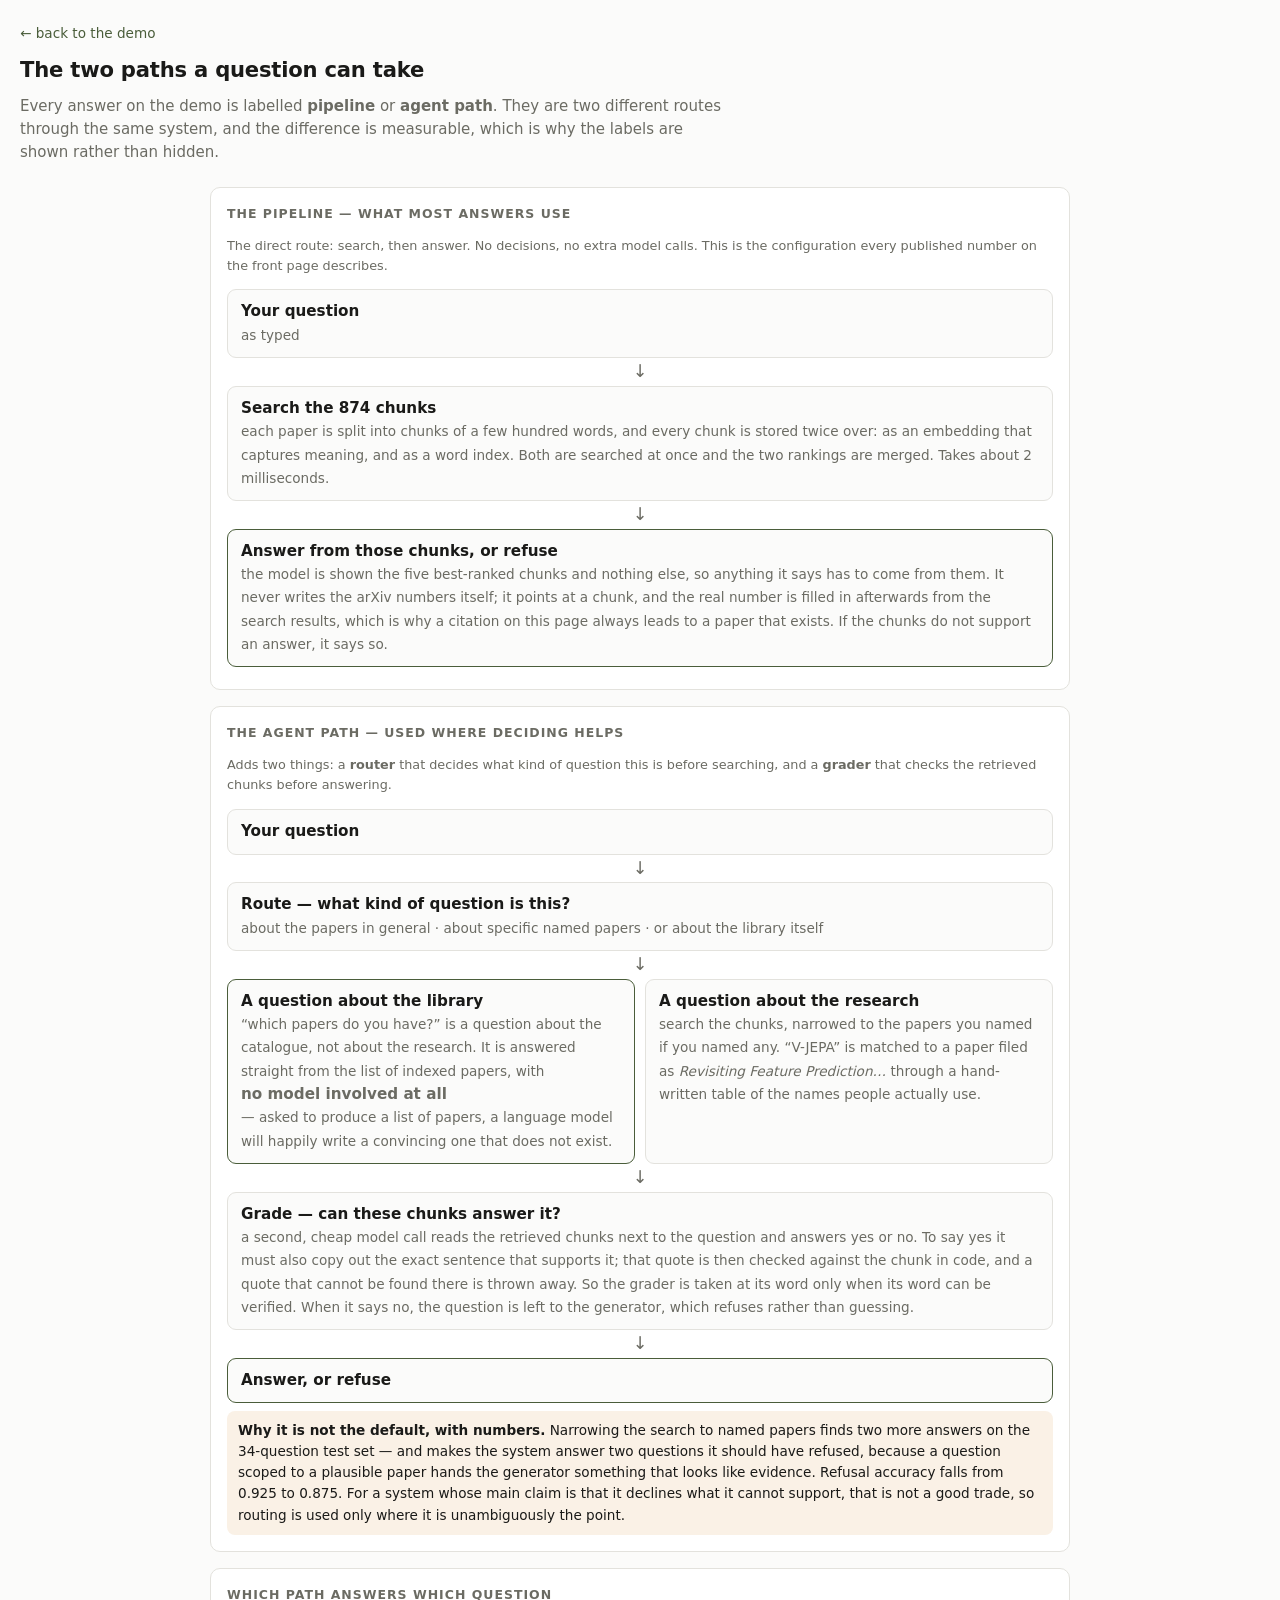
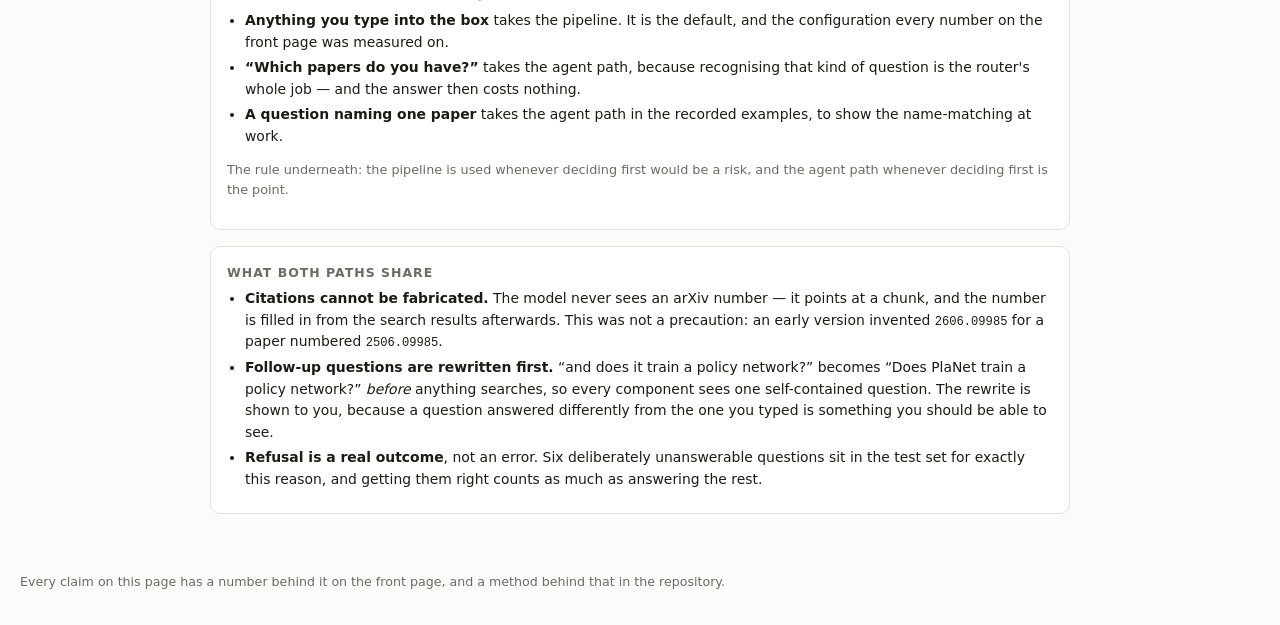
<file: web/how-it-works.html>
<!doctype html>
<html lang="en">
<head>
<meta charset="utf-8">
<meta name="viewport" content="width=device-width, initial-scale=1">
<title>The two paths — Agentic RAG for World Models &amp; JEPA Research</title>
<link rel="stylesheet" href="style.css">
<style>
  .flow{display:flex;flex-direction:column;gap:0;margin:14px 0 6px}
  .step{border:1px solid var(--line);border-radius:9px;padding:10px 13px;background:var(--bg)}
  .step b{display:block;font-size:.95rem}
  .step span{font-size:.85rem;color:var(--muted)}
  .arrow{align-self:center;color:var(--muted);font-size:1.1rem;line-height:1;padding:5px 0}
  .branch{display:grid;grid-template-columns:1fr 1fr;gap:10px}
  @media (max-width:640px){ .branch{grid-template-columns:1fr} }
  .step.accent{border-color:var(--accent)}
  .step.warnb{border-color:var(--warn)}
  .legend{font-size:.85rem;color:var(--muted);margin-top:4px}
</style>
</head>
<body>
<header>
  <a class="back" href="/">← back to the demo</a>
  <h1>The two paths a question can take</h1>
  <p>
    Every answer on the demo is labelled <b>pipeline</b> or <b>agent path</b>. They are two
    different routes through the same system, and the difference is measurable, which is
    why the labels are shown rather than hidden.
  </p>
</header>

<div class="page">

  <div class="panel" id="pipeline">
    <h2>The pipeline — what most answers use</h2>
    <p class="small">
      The direct route: search, then answer. No decisions, no extra model calls. This is the
      configuration every published number on the front page describes.
    </p>
    <div class="flow">
      <div class="step"><b>Your question</b><span>as typed</span></div>
      <div class="arrow">↓</div>
      <div class="step"><b>Search the 874 chunks</b>
        <span>each paper is split into chunks of a few hundred words, and every chunk is
        stored twice over: as an embedding that captures meaning, and as a word index. Both
        are searched at once and the two rankings are merged. Takes about 2
        milliseconds.</span></div>
      <div class="arrow">↓</div>
      <div class="step accent"><b>Answer from those chunks, or refuse</b>
        <span>the model is shown the five best-ranked chunks and nothing else, so anything
        it says has to come from them. It never writes the arXiv numbers itself; it points
        at a chunk, and the real number is filled in afterwards from the search results,
        which is why a citation on this page always leads to a paper that exists. If the
        chunks do not support an answer, it says so.</span></div>
    </div>
  </div>

  <div class="panel" id="agent">
    <h2>The agent path — used where deciding helps</h2>
    <p class="small">
      Adds two things: a <b>router</b> that decides what kind of question this is before
      searching, and a <b>grader</b> that checks the retrieved chunks before answering.
    </p>
    <div class="flow">
      <div class="step"><b>Your question</b></div>
      <div class="arrow">↓</div>
      <div class="step"><b>Route — what kind of question is this?</b>
        <span>about the papers in general · about specific named papers · or about the
        library itself</span></div>
      <div class="arrow">↓</div>
      <div class="branch">
        <div class="step accent"><b>A question about the library</b>
          <span>“which papers do you have?” is a question about the catalogue, not about
          the research. It is answered straight from the list of indexed papers, with
          <b>no model involved at all</b> — asked to produce a list of papers, a language
          model will happily write a convincing one that does not exist.</span></div>
        <div class="step"><b>A question about the research</b>
          <span>search the chunks, narrowed to the papers you named if you named any.
          “V-JEPA” is matched to a paper filed as <i>Revisiting Feature Prediction…</i>
          through a hand-written table of the names people actually use.</span></div>
      </div>
      <div class="arrow">↓</div>
      <div class="step"><b>Grade — can these chunks answer it?</b>
        <span>a second, cheap model call reads the retrieved chunks next to the question
        and answers yes or no. To say yes it must also copy out the exact sentence that
        supports it; that quote is then checked against the chunk in code, and a quote that
        cannot be found there is thrown away. So the grader is taken at its word only when
        its word can be verified. When it says no, the question is left to the generator,
        which refuses rather than guessing.</span></div>
      <div class="arrow">↓</div>
      <div class="step accent"><b>Answer, or refuse</b></div>
    </div>
    <div class="note warn">
      <b>Why it is not the default, with numbers.</b> Narrowing the search to named papers
      finds two more answers on the 34-question test set — and makes the system answer two
      questions it should have refused, because a question scoped to a plausible paper hands
      the generator something that looks like evidence. Refusal accuracy falls from 0.925 to
      0.875. For a system whose main claim is that it declines what it cannot support, that
      is not a good trade, so routing is used only where it is unambiguously the point.
    </div>
  </div>

  <div class="panel">
    <h2>Which path answers which question</h2>
    <ul class="tight">
      <li><b>Anything you type into the box</b> takes the pipeline. It is the default, and
        the configuration every number on the front page was measured on.</li>
      <li><b>“Which papers do you have?”</b> takes the agent path, because recognising that
        kind of question is the router's whole job — and the answer then costs nothing.</li>
      <li><b>A question naming one paper</b> takes the agent path in the recorded examples,
        to show the name-matching at work.</li>
    </ul>
    <p class="small">
      The rule underneath: the pipeline is used whenever deciding first would be a risk, and
      the agent path whenever deciding first is the point.
    </p>
  </div>

  <div class="panel">
    <h2>What both paths share</h2>
    <ul class="tight">
      <li><b>Citations cannot be fabricated.</b> The model never sees an arXiv number — it
        points at a chunk, and the number is filled in from the search results afterwards.
        This was not a precaution: an early version invented <code>2606.09985</code> for a
        paper numbered <code>2506.09985</code>.</li>
      <li><b>Follow-up questions are rewritten first.</b> “and does it train a policy
        network?” becomes “Does PlaNet train a policy network?” <i>before</i> anything
        searches, so every component sees one self-contained question. The rewrite is shown
        to you, because a question answered differently from the one you typed is something
        you should be able to see.</li>
      <li><b>Refusal is a real outcome</b>, not an error. Six deliberately unanswerable
        questions sit in the test set for exactly this reason, and getting them right counts
        as much as answering the rest.</li>
    </ul>
  </div>
</div>
<footer>Every claim on this page has a number behind it on the front page, and a method behind that in the repository.</footer>
</body>
</html>
</file>
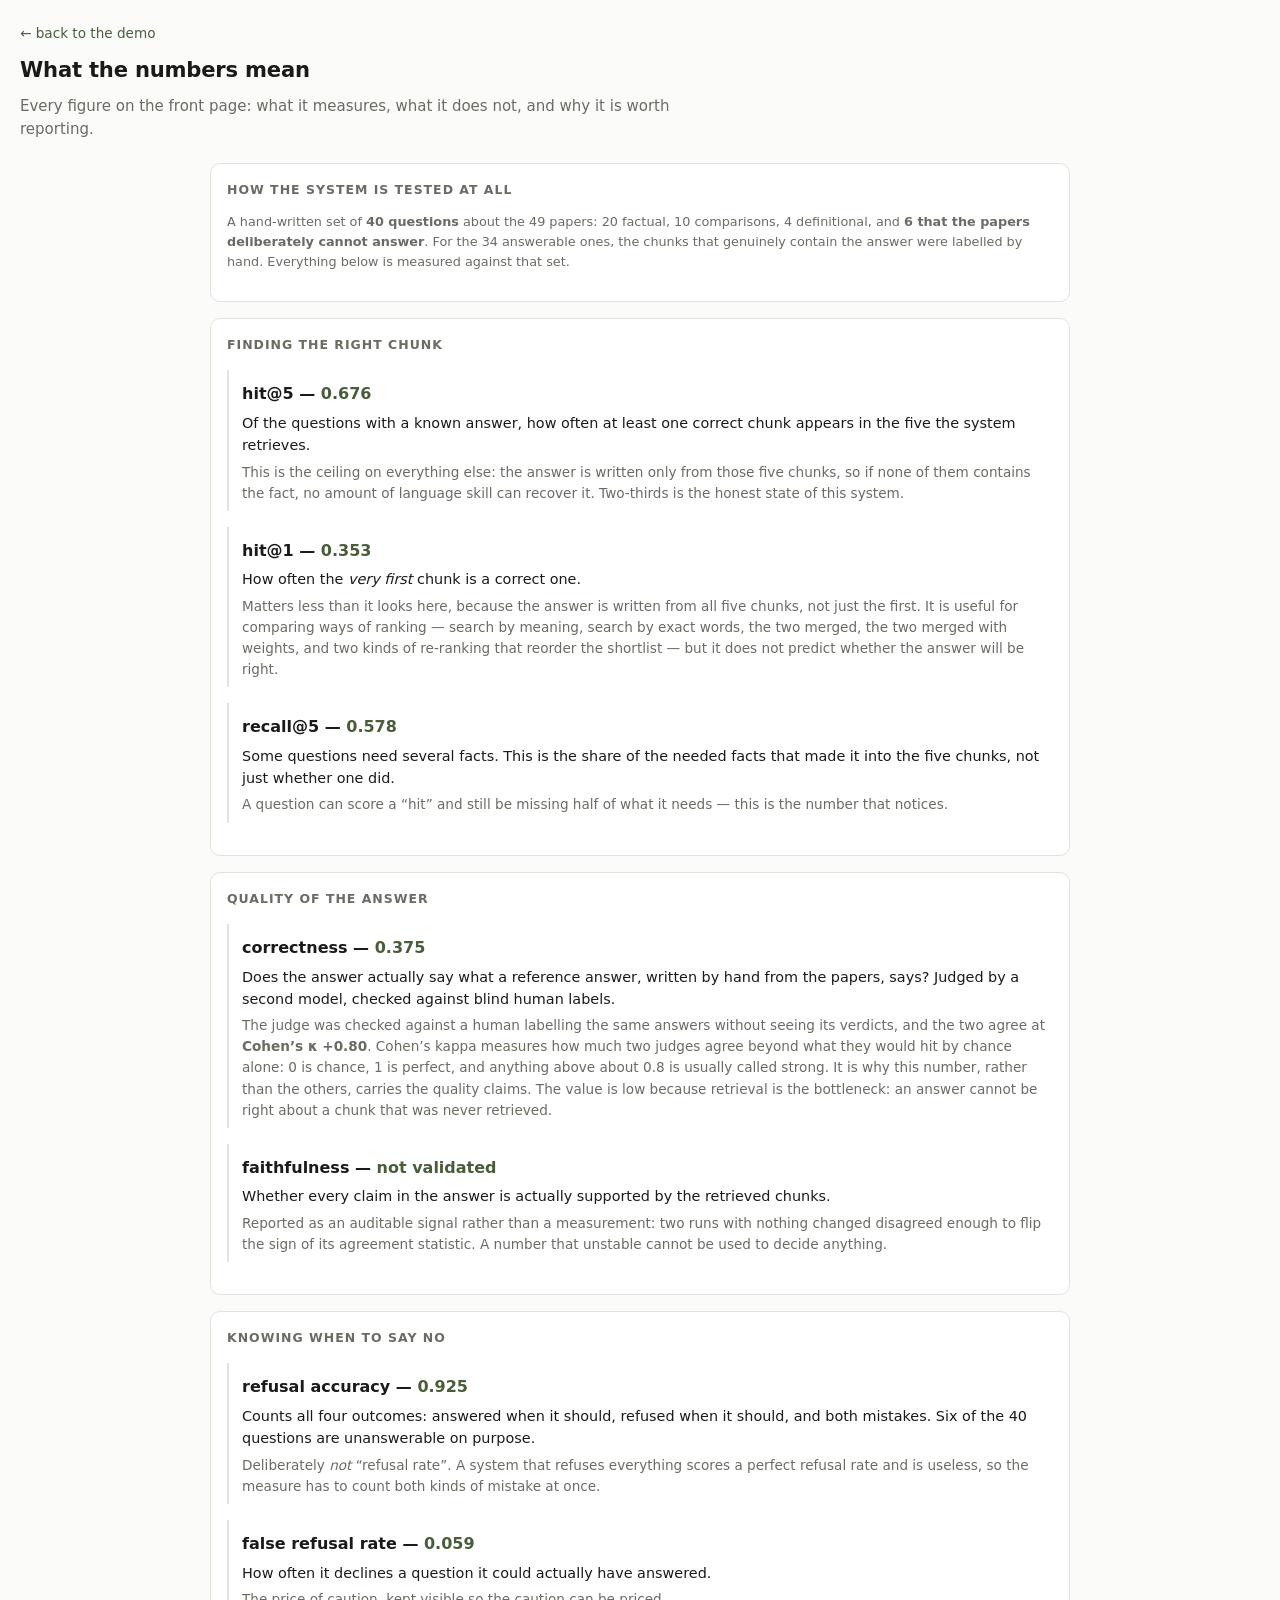
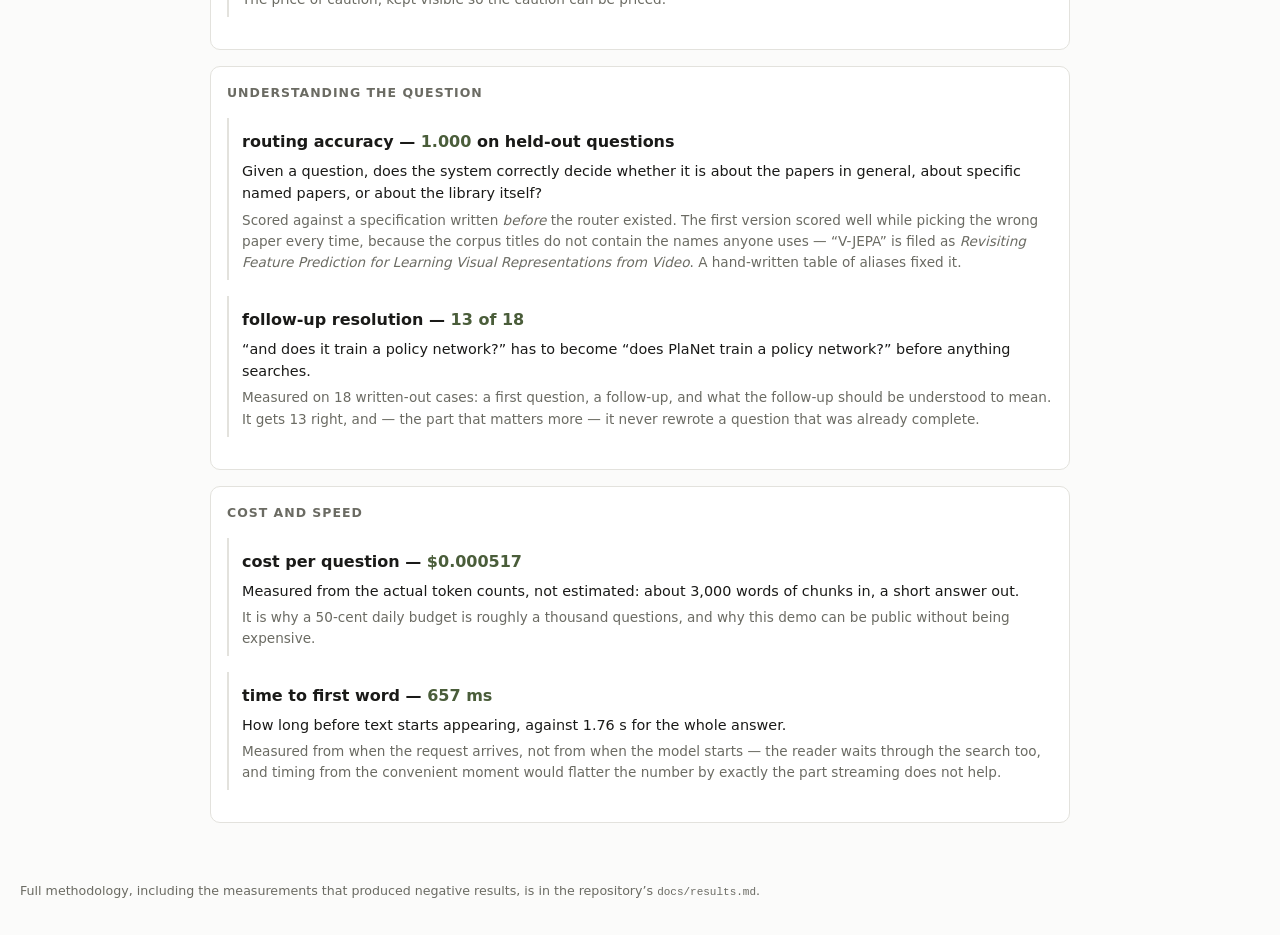
<file: web/metrics.html>
<!doctype html>
<html lang="en">
<head>
<meta charset="utf-8">
<meta name="viewport" content="width=device-width, initial-scale=1">
<title>What the numbers mean — Agentic RAG for World Models &amp; JEPA Research</title>
<link rel="stylesheet" href="style.css">
<style>
  .def{border-left:2px solid var(--line);padding:2px 0 2px 13px;margin:16px 0}
  .def:target{border-color:var(--accent);background:var(--accent-soft);border-radius:0 8px 8px 0}
  .def h3{margin:0 0 4px;font-size:1rem}
  .def .val{font-variant-numeric:tabular-nums;color:var(--accent);font-weight:650}
  .def p{margin:5px 0;font-size:.9rem}
  .def .plain{color:var(--ink)}
  .def .why{color:var(--muted);font-size:.85rem}
</style>
</head>
<body>
<header>
  <a class="back" href="/">← back to the demo</a>
  <h1>What the numbers mean</h1>
  <p>
    Every figure on the front page: what it measures, what it does not, and why it is
    worth reporting.
  </p>
</header>

<div class="page">
  <div class="panel">
    <h2>How the system is tested at all</h2>
    <p class="small">
      A hand-written set of <b>40 questions</b> about the 49 papers: 20 factual, 10
      comparisons, 4 definitional, and <b>6 that the papers deliberately cannot answer</b>.
      For the 34 answerable ones, the chunks that genuinely contain the answer were
      labelled by hand. Everything below is measured against that set.
    </p>
  </div>

  <div class="panel">
    <h2>Finding the right chunk</h2>

    <div class="def" id="hit5">
      <h3>hit@5 — <span class="val">0.676</span></h3>
      <p class="plain">Of the questions with a known answer, how often at least one correct
        chunk appears in the five the system retrieves.</p>
      <p class="why">This is the ceiling on everything else: the answer is written only from
        those five chunks, so if none of them contains the fact, no amount of language
        skill can recover it. Two-thirds is the honest state of this system.</p>
    </div>

    <div class="def" id="hit1">
      <h3>hit@1 — <span class="val">0.353</span></h3>
      <p class="plain">How often the <i>very first</i> chunk is a correct one.</p>
      <p class="why">Matters less than it looks here, because the answer is written from all
        five chunks, not just the first. It is useful for comparing ways of ranking — search
        by meaning, search by exact words, the two merged, the two merged with weights, and
        two kinds of re-ranking that reorder the shortlist — but it does not predict whether
        the answer will be right.</p>
    </div>

    <div class="def" id="recall5">
      <h3>recall@5 — <span class="val">0.578</span></h3>
      <p class="plain">Some questions need several facts. This is the share of the needed
        facts that made it into the five chunks, not just whether one did.</p>
      <p class="why">A question can score a “hit” and still be missing half of what it needs
        — this is the number that notices.</p>
    </div>
  </div>

  <div class="panel">
    <h2>Quality of the answer</h2>

    <div class="def" id="correctness">
      <h3>correctness — <span class="val">0.375</span></h3>
      <p class="plain">Does the answer actually say what a reference answer, written by hand
        from the papers, says? Judged by a second model, checked against blind human
        labels.</p>
      <p class="why">The judge was checked against a human labelling the same answers
        without seeing its verdicts, and the two agree at <b>Cohen’s κ +0.80</b>. Cohen’s
        kappa measures how much two judges agree beyond what they would hit by chance alone:
        0 is chance, 1 is perfect, and anything above about 0.8 is usually called strong. It
        is why this number, rather than the others, carries the quality claims. The value is
        low because retrieval is the bottleneck: an answer cannot be right about a chunk that
        was never retrieved.</p>
    </div>

    <div class="def" id="faithfulness">
      <h3>faithfulness — <span class="val">not validated</span></h3>
      <p class="plain">Whether every claim in the answer is actually supported by the
        retrieved chunks.</p>
      <p class="why">Reported as an auditable signal rather than a measurement: two runs
        with nothing changed disagreed enough to flip the sign of its agreement statistic.
        A number that unstable cannot be used to decide anything.</p>
    </div>
  </div>

  <div class="panel">
    <h2>Knowing when to say no</h2>

    <div class="def" id="refusal">
      <h3>refusal accuracy — <span class="val">0.925</span></h3>
      <p class="plain">Counts all four outcomes: answered when it should, refused when it
        should, and both mistakes. Six of the 40 questions are unanswerable on purpose.</p>
      <p class="why">Deliberately <i>not</i> “refusal rate”. A system that refuses
        everything scores a perfect refusal rate and is useless, so the measure has to count
        both kinds of mistake at once.</p>
    </div>

    <div class="def" id="falserefusal">
      <h3>false refusal rate — <span class="val">0.059</span></h3>
      <p class="plain">How often it declines a question it could actually have answered.</p>
      <p class="why">The price of caution, kept visible so the caution can be priced.</p>
    </div>
  </div>

  <div class="panel">
    <h2>Understanding the question</h2>

    <div class="def" id="routing">
      <h3>routing accuracy — <span class="val">1.000</span> on held-out questions</h3>
      <p class="plain">Given a question, does the system correctly decide whether it is about
        the papers in general, about specific named papers, or about the library itself?</p>
      <p class="why">Scored against a specification written <i>before</i> the router
        existed. The first version scored well while picking the wrong paper every time,
        because the corpus titles do not contain the names anyone uses — “V-JEPA” is filed
        as <i>Revisiting Feature Prediction for Learning Visual Representations from
        Video</i>. A hand-written table of aliases fixed it.</p>
    </div>

    <div class="def" id="followup">
      <h3>follow-up resolution — <span class="val">13 of 18</span></h3>
      <p class="plain">“and does it train a policy network?” has to become “does PlaNet train
        a policy network?” before anything searches.</p>
      <p class="why">Measured on 18 written-out cases: a first question, a follow-up, and
        what the follow-up should be understood to mean. It gets 13 right, and — the part
        that matters more — it never rewrote a question that was already complete.</p>
    </div>
  </div>

  <div class="panel">
    <h2>Cost and speed</h2>

    <div class="def" id="cost">
      <h3>cost per question — <span class="val">$0.000517</span></h3>
      <p class="plain">Measured from the actual token counts, not estimated: about 3,000
        words of chunks in, a short answer out.</p>
      <p class="why">It is why a 50-cent daily budget is roughly a thousand questions, and
        why this demo can be public without being expensive.</p>
    </div>

    <div class="def" id="ttft">
      <h3>time to first word — <span class="val">657 ms</span></h3>
      <p class="plain">How long before text starts appearing, against 1.76 s for the whole
        answer.</p>
      <p class="why">Measured from when the request arrives, not from when the model starts
        — the reader waits through the search too, and timing from the convenient moment
        would flatter the number by exactly the part streaming does not help.</p>
    </div>
  </div>
</div>
<footer>
  Full methodology, including the measurements that produced negative results, is in the
  repository’s <code>docs/results.md</code>.
</footer>
</body>
</html>
</file>
<file: web/style.css>
/* Shared by every page. One file rather than four copies: the pages are meant to feel
   like one thing, and a colour changed in three places is a colour changed in two. */
:root{
  --bg:#fbfbfa; --panel:#fff; --ink:#1a1a18; --muted:#6b6b63; --line:#e3e2dd;
  --accent:#4a5d3a; --accent-soft:#eef1e9; --warn:#8a5a2b; --warn-soft:#faf1e6;
  --bad:#8b3a3a; --bad-soft:#f9ecec; --radius:10px;
}
@media (prefers-color-scheme:dark){
  :root{
    --bg:#16161a; --panel:#1d1d22; --ink:#e9e9e4; --muted:#9b9b93; --line:#2e2e35;
    --accent:#a3c07d; --accent-soft:#23281d; --warn:#d4a373; --warn-soft:#2a221a;
    --bad:#d98c8c; --bad-soft:#2b1e1e;
  }
}
*{box-sizing:border-box}
body{
  margin:0;background:var(--bg);color:var(--ink);
  font:15px/1.55 ui-sans-serif,system-ui,-apple-system,"Segoe UI",Roboto,Helvetica,Arial,sans-serif;
}
a{color:var(--accent)}
code,.mono{font-family:ui-monospace,SFMono-Regular,Menlo,Consolas,monospace;font-size:.87em}
header{padding:22px 20px 6px;max-width:1400px;margin:0 auto}
header h1{margin:0;font-size:1.32rem;letter-spacing:-.01em}
header p{margin:8px 0 0;color:var(--muted);max-width:74ch}
header .back{display:inline-block;margin-bottom:10px;font-size:.85rem;text-decoration:none}
.panel{background:var(--panel);border:1px solid var(--line);border-radius:var(--radius);padding:16px}
.panel h2{margin:0 0 4px;font-size:.78rem;text-transform:uppercase;letter-spacing:.08em;color:var(--muted)}
.panel h3{margin:18px 0 6px;font-size:.95rem}
.panel h3:first-of-type{margin-top:10px}
.small{font-size:.8rem;color:var(--muted)}
ul.tight{margin:6px 0;padding-left:18px;font-size:.87rem}
ul.tight li{margin-bottom:4px}
table{border-collapse:collapse;width:100%;font-size:.84rem;margin:4px 0 2px}
th,td{text-align:left;padding:4px 8px 4px 0;border-bottom:1px solid var(--line)}
th{color:var(--muted);font-weight:500}
td.num{text-align:right;font-variant-numeric:tabular-nums}
tr.ship td{font-weight:650}
.note{background:var(--accent-soft);border-radius:8px;padding:9px 11px;font-size:.85rem;margin-top:8px}
.note.bad{background:var(--bad-soft)}
.note.warn{background:var(--warn-soft)}
footer{max-width:1400px;margin:0 auto;padding:18px 20px 34px;color:var(--muted);font-size:.79rem}
/* one-column reading pages */
.page{max-width:900px;margin:0 auto;padding:16px 20px 40px;display:flex;flex-direction:column;gap:16px}
</file>
